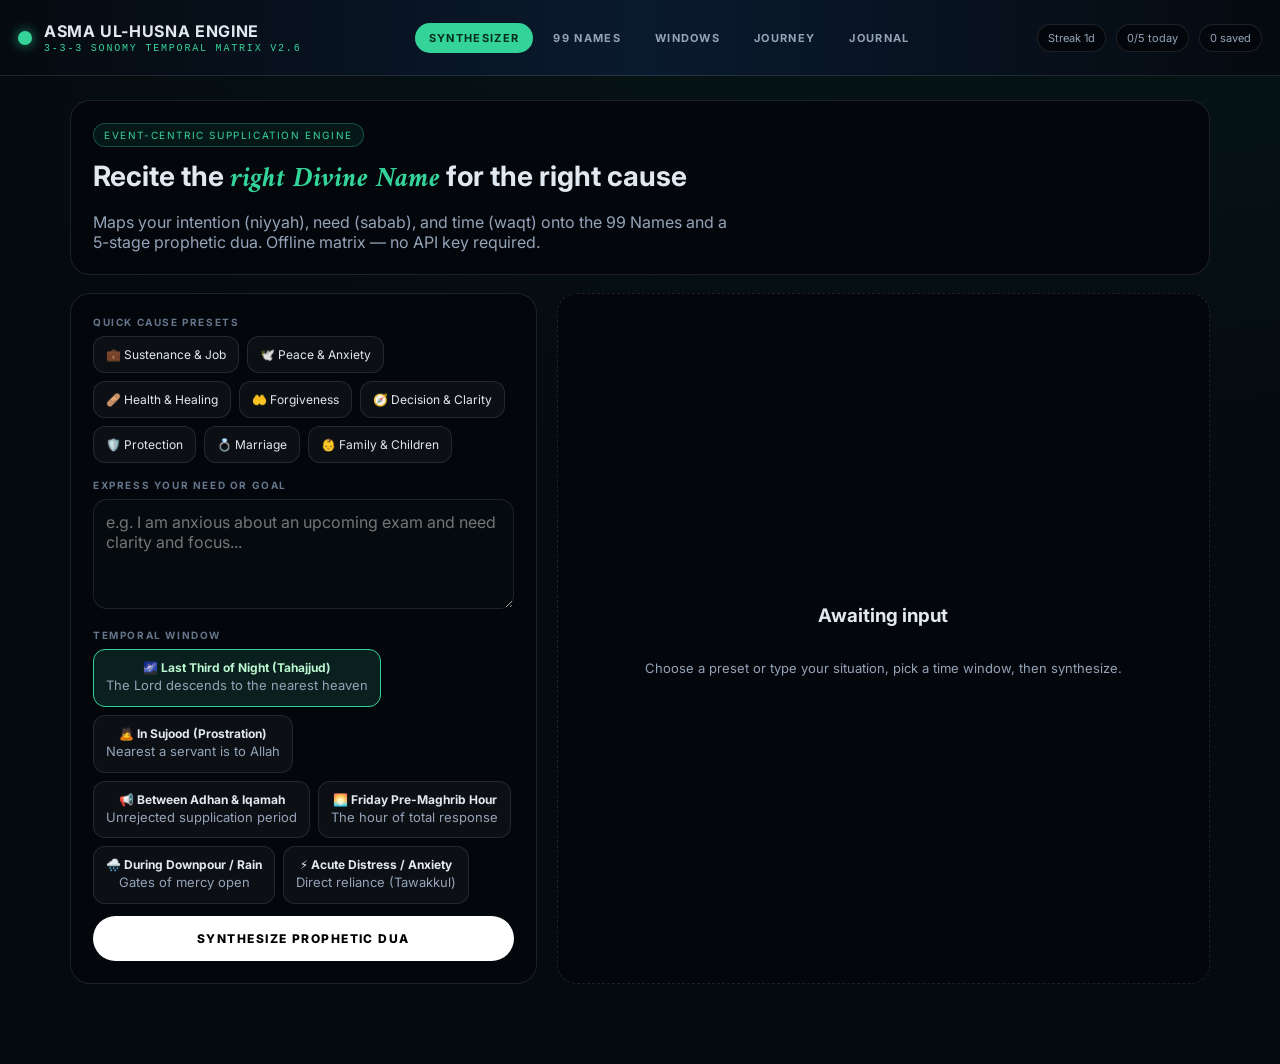
<file: asma/index.html>
<!doctype html>
<html lang="en">
<head>
  <meta charset="UTF-8" />
  <meta name="viewport" content="width=device-width, initial-scale=1, maximum-scale=1, viewport-fit=cover" />
  <title>Asma ul-Husna & Temporal Dua Engine</title>
  <link rel="preconnect" href="https://fonts.googleapis.com" />
  <link rel="preconnect" href="https://fonts.gstatic.com" crossorigin />
  <link href="https://fonts.googleapis.com/css2?family=Amiri:wght@400;700&family=Inter:wght@400;600;700;800&display=swap" rel="stylesheet" />
  <link rel="stylesheet" href="./styles.css?v=4" />
</head>
<body>
  <header class="top">
    <div class="brand">
      <div class="pulse"></div>
      <div>
        <h1>Asma ul-Husna Engine</h1>
        <p>3-3-3 Sonomy Temporal Matrix v2.6</p>
      </div>
    </div>
    <nav class="tabs" aria-label="Main">
      <button class="active" data-tab="synthesizer">Synthesizer</button>
      <button data-tab="matrix">99 Names</button>
      <button data-tab="temporal">Windows</button>
      <button data-tab="journey">Journey</button>
      <button data-tab="journal">Journal</button>
    </nav>
    <div class="stats">
      <span id="streak">Streak 1d</span>
      <span id="daily">0/5 today</span>
      <span id="savedCount">0 saved</span>
    </div>
  </header>

  <main class="app">
    <section data-view="synthesizer">
      <div class="hero">
        <div class="chip">Event-centric supplication engine</div>
        <h2>Recite the <em>right Divine Name</em> for the right cause</h2>
        <p>Maps your intention (niyyah), need (sabab), and time (waqt) onto the 99 Names and a 5-stage prophetic dua. Offline matrix — no API key required.</p>
      </div>
      <div class="grid">
        <div class="panel">
          <div class="label">Quick cause presets</div>
          <div class="presets" id="presets"></div>
          <div class="label" style="margin-top:16px">Express your need or goal</div>
          <textarea id="niyyah" placeholder="e.g. I am anxious about an upcoming exam and need clarity and focus..."></textarea>
          <div class="label" style="margin-top:16px">Temporal window</div>
          <div class="times" id="times"></div>
          <button class="primary" id="synthBtn">Synthesize prophetic dua</button>
        </div>
        <div id="duaOut" class="empty">
          <h3>Awaiting input</h3>
          <p class="meta">Choose a preset or type your situation, pick a time window, then synthesize.</p>
        </div>
      </div>
    </section>

    <section class="hidden" data-view="matrix">
      <div class="hero">
        <h2>The 99 Divine Names</h2>
        <p>Search by name, meaning, or root. Open any card for a sample tawassul dua.</p>
      </div>
      <div class="filters">
        <select id="nameCat" class="filter" aria-label="Category">
          <option value="All">All categories</option>
          <option value="Mercy">Mercy</option>
          <option value="Sustenance">Sustenance</option>
          <option value="Forgiveness">Forgiveness</option>
          <option value="Protection">Protection</option>
          <option value="Knowledge">Knowledge</option>
          <option value="Power">Power</option>
        </select>
        <input id="nameSearch" class="search" placeholder="Search name, meaning, root..." />
      </div>
      <div class="cards" id="nameGrid"></div>
    </section>

    <section class="hidden" data-view="temporal">
      <div class="hero">
        <h2>Temporal windows</h2>
        <p>Times and states the tradition associates with accepted dua.</p>
      </div>
      <div id="windowList"></div>
    </section>

    <section class="hidden" data-view="journey">
      <div class="hero">
        <div class="chip">99-name path</div>
        <h2>Walk the Names as a journey</h2>
        <p>Six stages through Mercy, Sustenance, Forgiveness, Protection, Knowledge and Power. Tap a name to open its dua. Recited names stay marked on this device.</p>
        <div class="progress-bar" aria-hidden="true"><i id="journeyBar"></i></div>
        <p class="meta" id="journeyMeta">0 / 99 names visited</p>
      </div>
      <div class="journey-list" id="journeyList"></div>
    </section>

    <section class="hidden" data-view="journal">
      <div class="hero">
        <h2>Journal & tasbeeh</h2>
        <p>Saved duas stay in this browser. Tap the circle for dhikr.</p>
      </div>
      <div class="panel">
        <div class="label">Tasbeeh — tap the circle. Layout stays fixed.</div>
        <div class="zikr-now" id="zikrNow" aria-live="polite">
          <div class="arabic" id="zikrAr">سُبْحَانَ اللَّهِ</div>
          <div class="meta" id="zikrEn">SubhanAllah</div>
        </div>
        <div class="counter">
          <button class="ghost" type="button" id="resetTasbeeh">Reset</button>
          <button class="big" type="button" id="tapTasbeeh" aria-label="Increment dhikr">0</button>
          <div class="meta">Target <span id="tasbeehTarget">33</span></div>
        </div>
        <div id="tasbeehVal" class="hidden">0</div>
      </div>
      <div id="journalList"></div>
    </section>
  </main>

  <div class="modal" id="modal"></div>
  <div class="toast" id="toast"></div>
  <noscript>
    <p style="padding:24px;color:#fbbf24">JavaScript is required for the Dua Engine.</p>
  </noscript>
  <script src="./data.js?v=4"></script>
  <script src="./app.js?v=4"></script>
</body>
</html>
</file>
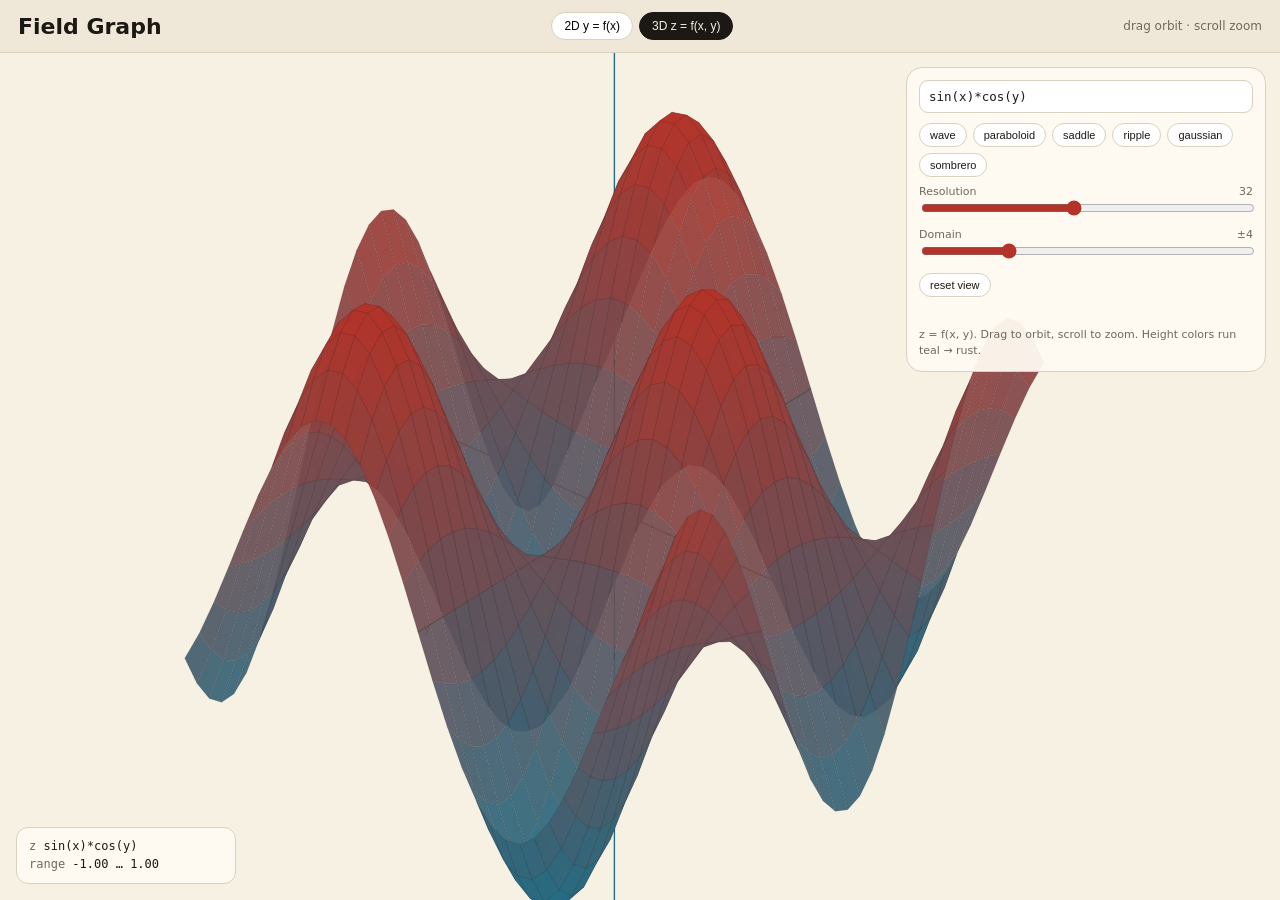
<file: field-graph/index.html>
<!doctype html>
<html lang="en">
<head>
  <meta charset="UTF-8" />
  <meta name="viewport" content="width=device-width, initial-scale=1" />
  <meta name="description" content="Interactive 2D and 3D function grapher with zoom, orbit, and live readouts." />
  <meta name="theme-color" content="#efe8d8" />
  <title>Field Graph</title>
  <style>
    * { box-sizing: border-box; }
    html, body { height: 100%; margin: 0; background: #efe8d8; color: #1c1914; font-family: ui-sans-serif, system-ui, sans-serif; }
    body { display: flex; flex-direction: column; min-height: 100vh; }
    header {
      flex: 0 0 auto; display: flex; align-items: center; justify-content: space-between;
      gap: 16px; padding: 12px 18px; border-bottom: 1px solid #d9d0bf;
    }
    h1 { margin: 0; font-size: 22px; font-weight: 600; }
    .meta { color: #6f685c; font-size: 12px; }
    .modes { display: flex; gap: 6px; }
    .modes button {
      border: 1px solid #d9d0bf; background: #fff; border-radius: 999px;
      padding: 6px 12px; cursor: pointer; font-size: 12px;
    }
    .modes button.on { background: #1c1914; color: #f7f1e4; border-color: #1c1914; }
    .stage { position: relative; flex: 1 1 auto; min-height: 70vh; }
    canvas { width: 100%; height: 100%; display: block; cursor: grab; touch-action: none; background: #f7f1e4; }
    canvas.drag { cursor: grabbing; }
    .readout {
      position: absolute; left: 16px; bottom: 16px; z-index: 2;
      font: 12px/1.45 ui-monospace, monospace; background: rgba(255,251,243,.94);
      border: 1px solid #d9d0bf; border-radius: 12px; padding: 10px 12px; min-width: 220px;
    }
    .readout .k { color: #6f685c; }
    .dock {
      position: absolute; top: 14px; right: 14px; z-index: 2;
      width: min(360px, calc(100vw - 24px)); background: rgba(255,251,243,.94);
      border: 1px solid #d9d0bf; border-radius: 16px; padding: 12px;
    }
    .fn input {
      width: 100%; border: 1px solid #d9d0bf; border-radius: 9px; background: #fff;
      padding: 8px 9px; font: 12.5px ui-monospace, monospace; color: #1c1914;
    }
    .fn input.bad { border-color: #9b2c22; background: #fff3f0; }
    .chips, .tools { display: flex; flex-wrap: wrap; gap: 6px; margin-top: 10px; }
    .chips button, .tools button {
      border: 1px solid #d9d0bf; background: #fff; color: #1c1914;
      border-radius: 999px; padding: 5px 10px; font-size: 11px; cursor: pointer;
    }
    .err { min-height: 16px; margin-top: 8px; color: #9b2c22; font: 11px/1.4 ui-monospace, monospace; }
    .hint { margin-top: 6px; color: #6f685c; font-size: 11px; line-height: 1.45; }
    label.row { display: flex; justify-content: space-between; font-size: 11px; margin-top: 8px; color: #6f685c; }
    input[type=range] { width: 100%; accent-color: #b43328; }
    @media (max-width: 760px) {
      .stage { min-height: 55vh; }
      .dock { position: static; width: auto; border-radius: 0; }
    }
  </style>
</head>
<body>
  <header>
    <h1>Field Graph</h1>
    <div class="modes">
      <button type="button" id="mode2">2D y = f(x)</button>
      <button type="button" id="mode3" class="on">3D z = f(x, y)</button>
    </div>
    <div class="meta" id="hintbar">drag orbit · scroll zoom</div>
  </header>
  <div class="stage" id="stage">
    <canvas id="g"></canvas>
    <div class="readout" id="out">Ready</div>
    <aside class="dock">
      <div class="fn"><input id="expr" spellcheck="false" value="sin(x)*cos(y)" /></div>
      <div class="chips" id="ex"></div>
      <label class="row"><span>Resolution</span><span id="resVal">32</span></label>
      <input id="res" type="range" min="12" max="56" value="32" />
      <label class="row"><span>Domain</span><span id="domVal">±4</span></label>
      <input id="dom" type="range" min="2" max="10" value="4" />
      <div class="tools">
        <button type="button" id="home">reset view</button>
      </div>
      <div class="err" id="err"></div>
      <div class="hint" id="help">z = f(x, y). Drag to orbit, scroll to zoom. Height colors run teal → rust.</div>
    </aside>
  </div>
  <script>
    (function () {
      const canvas = document.getElementById("g");
      const stage = document.getElementById("stage");
      const ctx = canvas.getContext("2d");
      const out = document.getElementById("out");
      const errEl = document.getElementById("err");
      const exprEl = document.getElementById("expr");
      const resEl = document.getElementById("res");
      const domEl = document.getElementById("dom");
      const view2 = { cx: 0, cy: 0, scale: 46 };
      const view3 = { yaw: 0.7, pitch: 0.55, zoom: 1, zScale: 1 };
      let mode = "3d";
      let cssW = 800, cssH = 500;
      let fn2 = null, fn3 = null;
      let mesh = [];
      let dragging = false, lx = 0, ly = 0;

      const EX2 = [
        ["sine", "sin(x)"],
        ["parabola", "0.12*x^2-2"],
        ["damped", "sin(3*x)*exp(-0.18*abs(x))"],
        ["rational", "x/(1+x^2)"]
      ];
      const EX3 = [
        ["wave", "sin(x)*cos(y)"],
        ["paraboloid", "0.15*(x^2+y^2)"],
        ["saddle", "0.18*(x^2-y^2)"],
        ["ripple", "sin(sqrt(x^2+y^2)*2)"],
        ["gaussian", "2*exp(-(x^2+y^2)/4)"],
        ["sombrero", "sin(sqrt(x^2+y^2)*3)/(sqrt(x^2+y^2)+0.35)"]
      ];
      const ALLOWED = /^(sin|cos|tan|asin|acos|atan|abs|sqrt|log|ln|exp|min|max|floor|ceil|round|pi|e|x|y)$/i;

      function preprocess(expr, vars) {
        var s = String(expr).trim().replace(/\s+/g, "");
        if (!s) throw new Error("empty expression");
        if (!/^[0-9A-Za-z+\-*/^().,]+$/.test(s)) throw new Error("unsupported characters");
        s = s.replace(/\^/g, "**");
        s = s.replace(/(\d)(x|y|pi|e|[A-Za-z]+)/gi, "$1*$2");
        s = s.replace(/(x|y|pi|e|\))(\(|x|y|pi|e|[A-Za-z])/gi, "$1*$2");
        s = s.replace(/([A-Za-z]+)/g, function (w) {
          if (!ALLOWED.test(w)) throw new Error("unknown name: " + w);
          if ((w.toLowerCase() === "y") && vars.indexOf("y") < 0) throw new Error("y is only valid in 3D");
          return w.toLowerCase();
        });
        return s;
      }

      function compile(expr, dim) {
        var src = preprocess(expr, dim === 3 ? ["x", "y"] : ["x"]);
        var raw = new Function(
          "X", "Y",
          "var sin=Math.sin,cos=Math.cos,tan=Math.tan,asin=Math.asin,acos=Math.acos,atan=Math.atan,abs=Math.abs,sqrt=Math.sqrt,log=Math.log,ln=Math.log,exp=Math.exp,min=Math.min,max=Math.max,floor=Math.floor,ceil=Math.ceil,round=Math.round,pi=Math.PI,e=Math.E,x=X,y=Y; return (" + src + ");"
        );
        raw(0.3, 0.2);
        return function (x, y) {
          try {
            var z = raw(x, y == null ? 0 : y);
            return typeof z === "number" && isFinite(z) ? z : NaN;
          } catch (e) { return NaN; }
        };
      }

      function rebuild() {
        errEl.textContent = "";
        exprEl.classList.remove("bad");
        try {
          if (mode === "3d") {
            fn3 = compile(exprEl.value, 3);
            buildMesh();
          } else {
            fn2 = compile(exprEl.value, 2);
          }
        } catch (e) {
          fn2 = fn3 = null;
          exprEl.classList.add("bad");
          errEl.textContent = e.message;
        }
        draw();
      }

      function buildMesh() {
        mesh = [];
        if (!fn3) return;
        var n = Number(resEl.value);
        var R = Number(domEl.value);
        var i, j, x, y, z, row;
        for (j = 0; j <= n; j++) {
          row = [];
          y = -R + (2 * R * j) / n;
          for (i = 0; i <= n; i++) {
            x = -R + (2 * R * i) / n;
            z = fn3(x, y);
            row.push({ x: x, y: y, z: isFinite(z) ? z : null });
          }
          mesh.push(row);
        }
      }

      function size() {
        var box = stage.getBoundingClientRect();
        cssW = Math.max(320, Math.floor(box.width || window.innerWidth));
        cssH = Math.max(280, Math.floor(box.height || window.innerHeight - 70));
        var dpr = Math.min(window.devicePixelRatio || 1, 2);
        canvas.width = Math.floor(cssW * dpr);
        canvas.height = Math.floor(cssH * dpr);
        canvas.style.width = cssW + "px";
        canvas.style.height = cssH + "px";
        ctx.setTransform(dpr, 0, 0, dpr, 0, 0);
        draw();
      }

      function project3(p) {
        var cy = Math.cos(view3.yaw), sy = Math.sin(view3.yaw);
        var cp = Math.cos(view3.pitch), sp = Math.sin(view3.pitch);
        var x = p.x * cy - p.y * sy;
        var z = p.x * sy + p.y * cy;
        var y = p.z * view3.zScale * cp - z * sp;
        var depth = p.z * view3.zScale * sp + z * cp;
        var s = Math.min(cssW, cssH) * 0.09 * view3.zoom;
        return {
          x: cssW * 0.48 + x * s,
          y: cssH * 0.54 - y * s,
          d: depth
        };
      }

      function lerpColor(t) {
        t = Math.max(0, Math.min(1, t));
        var a = [30, 109, 134], b = [180, 51, 40];
        var r = Math.round(a[0] + (b[0] - a[0]) * t);
        var g = Math.round(a[1] + (b[1] - a[1]) * t);
        var bl = Math.round(a[2] + (b[2] - a[2]) * t);
        return "rgb(" + r + "," + g + "," + bl + ")";
      }

      function draw3() {
        ctx.fillStyle = "#f7f1e4";
        ctx.fillRect(0, 0, cssW, cssH);
        var R = Number(domEl.value);
        var axes = [
          [{ x: -R, y: 0, z: 0 }, { x: R, y: 0, z: 0 }, "#8a4d1c", "x"],
          [{ x: 0, y: -R, z: 0 }, { x: 0, y: R, z: 0 }, "#2c7a48", "y"],
          [{ x: 0, y: 0, z: -R * 0.6 }, { x: 0, y: 0, z: R * 0.6 }, "#1e6d86", "z"]
        ];
        axes.forEach(function (ax) {
          var a = project3(ax[0]), b = project3(ax[1]);
          ctx.strokeStyle = ax[2];
          ctx.lineWidth = 1.4;
          ctx.beginPath(); ctx.moveTo(a.x, a.y); ctx.lineTo(b.x, b.y); ctx.stroke();
          ctx.fillStyle = ax[2];
          ctx.font = "12px ui-sans-serif, sans-serif";
          ctx.fillText(ax[3], b.x + 6, b.y);
        });
        if (!mesh.length) return;
        var zmin = Infinity, zmax = -Infinity, i, j, a, b, c, d, quads = [];
        for (j = 0; j < mesh.length; j++) {
          for (i = 0; i < mesh[j].length; i++) {
            if (mesh[j][i].z != null) {
              if (mesh[j][i].z < zmin) zmin = mesh[j][i].z;
              if (mesh[j][i].z > zmax) zmax = mesh[j][i].z;
            }
          }
        }
        if (!isFinite(zmin)) return;
        if (zmax === zmin) { zmax = zmin + 1; }
        view3.zScale = (2 * R) / Math.max(2, (zmax - zmin));
        for (j = 0; j < mesh.length - 1; j++) {
          for (i = 0; i < mesh[j].length - 1; i++) {
            a = mesh[j][i]; b = mesh[j][i + 1]; c = mesh[j + 1][i + 1]; d = mesh[j + 1][i];
            if (a.z == null || b.z == null || c.z == null || d.z == null) continue;
            var avg = (a.z + b.z + c.z + d.z) / 4;
            var pa = project3(a), pb = project3(b), pc = project3(c), pd = project3(d);
            quads.push({
              pts: [pa, pb, pc, pd],
              d: (pa.d + pb.d + pc.d + pd.d) / 4,
              t: (avg - zmin) / (zmax - zmin)
            });
          }
        }
        quads.sort(function (u, v) { return u.d - v.d; });
        quads.forEach(function (q) {
          ctx.beginPath();
          ctx.moveTo(q.pts[0].x, q.pts[0].y);
          ctx.lineTo(q.pts[1].x, q.pts[1].y);
          ctx.lineTo(q.pts[2].x, q.pts[2].y);
          ctx.lineTo(q.pts[3].x, q.pts[3].y);
          ctx.closePath();
          ctx.fillStyle = lerpColor(q.t);
          ctx.globalAlpha = 0.92;
          ctx.fill();
          ctx.globalAlpha = 1;
          ctx.strokeStyle = "rgba(28,25,20,.18)";
          ctx.lineWidth = 0.6;
          ctx.stroke();
        });
        out.innerHTML = '<div><span class="k">z</span> ' + exprEl.value +
          '</div><div><span class="k">range</span> ' + zmin.toFixed(2) + " … " + zmax.toFixed(2) + "</div>";
      }

      function tick(raw) {
        raw = Math.max(raw, 1e-6);
        var p = Math.pow(10, Math.floor(Math.log10(raw)));
        var f = raw / p;
        return (f < 1.5 ? 1 : f < 3.5 ? 2 : f < 7.5 ? 5 : 10) * p;
      }
      function toWorld(px, py) {
        return { x: view2.cx + (px - cssW / 2) / view2.scale, y: view2.cy - (py - cssH / 2) / view2.scale };
      }
      function toPx(x, y) {
        return { x: cssW / 2 + (x - view2.cx) * view2.scale, y: cssH / 2 - (y - view2.cy) * view2.scale };
      }
      function fmt(n) {
        if (!isFinite(n)) return "undefined";
        var a = Math.abs(n);
        if (a !== 0 && (a >= 1e4 || a < 1e-3)) return n.toExponential(3);
        return String(Math.round(n * 1000) / 1000);
      }

      function draw2() {
        ctx.fillStyle = "#f7f1e4";
        ctx.fillRect(0, 0, cssW, cssH);
        var step = tick(88 / view2.scale);
        var a = toWorld(0, 0), b = toWorld(cssW, cssH);
        var x0 = Math.floor(a.x / step) * step;
        var y0 = Math.floor(b.y / step) * step;
        ctx.font = "11px ui-monospace, monospace";
        ctx.textBaseline = "top";
        var x, y, p;
        for (x = x0; x <= b.x + step; x += step) {
          p = toPx(x, 0);
          ctx.strokeStyle = Math.abs(x) < step * 1e-9 ? "#1c1914" : "#e4dccb";
          ctx.beginPath(); ctx.moveTo(p.x, 0); ctx.lineTo(p.x, cssH); ctx.stroke();
        }
        for (y = y0; y <= a.y + step; y += step) {
          p = toPx(0, y);
          ctx.strokeStyle = Math.abs(y) < step * 1e-9 ? "#1c1914" : "#e4dccb";
          ctx.beginPath(); ctx.moveTo(0, p.y); ctx.lineTo(cssW, p.y); ctx.stroke();
        }
        if (!fn2) return;
        ctx.beginPath();
        ctx.strokeStyle = "#b43328";
        ctx.lineWidth = 2.1;
        var pen = false, prev = NaN;
        for (var i = 0; i <= cssW; i++) {
          var xv = toWorld(i, 0).x;
          var yv = fn2(xv);
          if (!isFinite(yv) || (isFinite(prev) && Math.abs(yv - prev) * view2.scale > cssH * 0.65)) {
            pen = false; prev = yv; continue;
          }
          p = toPx(xv, yv);
          if (!pen) { ctx.moveTo(p.x, p.y); pen = true; }
          else ctx.lineTo(p.x, p.y);
          prev = yv;
        }
        ctx.stroke();
        out.innerHTML = '<div><span class="k">y</span> ' + exprEl.value + "</div>";
      }

      function draw() {
        if (mode === "3d") draw3();
        else draw2();
      }

      function setMode(next) {
        mode = next;
        document.getElementById("mode2").classList.toggle("on", mode === "2d");
        document.getElementById("mode3").classList.toggle("on", mode === "3d");
        document.getElementById("hintbar").textContent = mode === "3d" ? "drag orbit · scroll zoom" : "scroll zoom · drag pan";
        document.getElementById("help").textContent = mode === "3d"
          ? "z = f(x, y). Drag to orbit, scroll to zoom. Height colors run teal → rust."
          : "y = f(x). Scroll to zoom, drag to pan.";
        fillExamples();
        if (mode === "3d" && exprEl.value.indexOf("y") < 0) exprEl.value = "sin(x)*cos(y)";
        if (mode === "2d" && exprEl.value.indexOf("y") >= 0) exprEl.value = "sin(x)";
        rebuild();
      }

      function fillExamples() {
        var box = document.getElementById("ex");
        box.innerHTML = "";
        (mode === "3d" ? EX3 : EX2).forEach(function (pair) {
          var b = document.createElement("button");
          b.type = "button";
          b.textContent = pair[0];
          b.onclick = function () { exprEl.value = pair[1]; rebuild(); };
          box.appendChild(b);
        });
      }

      exprEl.addEventListener("input", rebuild);
      resEl.addEventListener("input", function () {
        document.getElementById("resVal").textContent = resEl.value;
        if (mode === "3d") { buildMesh(); draw(); }
      });
      domEl.addEventListener("input", function () {
        document.getElementById("domVal").textContent = "±" + domEl.value;
        if (mode === "3d") { buildMesh(); draw(); }
      });
      document.getElementById("home").onclick = function () {
        view2.cx = 0; view2.cy = 0; view2.scale = 46;
        view3.yaw = 0.7; view3.pitch = 0.55; view3.zoom = 1;
        draw();
      };
      document.getElementById("mode2").onclick = function () { setMode("2d"); };
      document.getElementById("mode3").onclick = function () { setMode("3d"); };

      canvas.addEventListener("pointerdown", function (e) {
        dragging = true; lx = e.clientX; ly = e.clientY;
        canvas.classList.add("drag");
        canvas.setPointerCapture(e.pointerId);
      });
      canvas.addEventListener("pointerup", function () { dragging = false; canvas.classList.remove("drag"); });
      canvas.addEventListener("pointercancel", function () { dragging = false; canvas.classList.remove("drag"); });
      canvas.addEventListener("pointermove", function (e) {
        if (!dragging) {
          if (mode === "2d" && fn2) {
            var rect = canvas.getBoundingClientRect();
            var mx = e.clientX - rect.left;
            var wpt = toWorld(mx, 0);
            out.innerHTML = '<div><span class="k">x</span> ' + fmt(wpt.x) +
              '</div><div><span class="k">y</span> ' + fmt(fn2(wpt.x)) + "</div>";
          }
          return;
        }
        var dx = e.clientX - lx, dy = e.clientY - ly;
        lx = e.clientX; ly = e.clientY;
        if (mode === "3d") {
          view3.yaw += dx * 0.008;
          view3.pitch = Math.max(0.12, Math.min(1.35, view3.pitch + dy * 0.008));
        } else {
          view2.cx -= dx / view2.scale;
          view2.cy += dy / view2.scale;
        }
        draw();
      });
      canvas.addEventListener("wheel", function (e) {
        e.preventDefault();
        if (mode === "3d") {
          view3.zoom = Math.max(0.35, Math.min(3.2, view3.zoom * (e.deltaY < 0 ? 1.08 : 1 / 1.08)));
        } else {
          var rect = canvas.getBoundingClientRect();
          var mx = e.clientX - rect.left, my = e.clientY - rect.top;
          var before = toWorld(mx, my);
          view2.scale = Math.min(480, Math.max(6, view2.scale * (e.deltaY < 0 ? 1.12 : 1 / 1.12)));
          var after = toWorld(mx, my);
          view2.cx += before.x - after.x;
          view2.cy += before.y - after.y;
        }
        draw();
      }, { passive: false });

      window.addEventListener("resize", size);
      fillExamples();
      setMode("3d");
      size();
    })();
  </script>
</body>
</html>
</file>
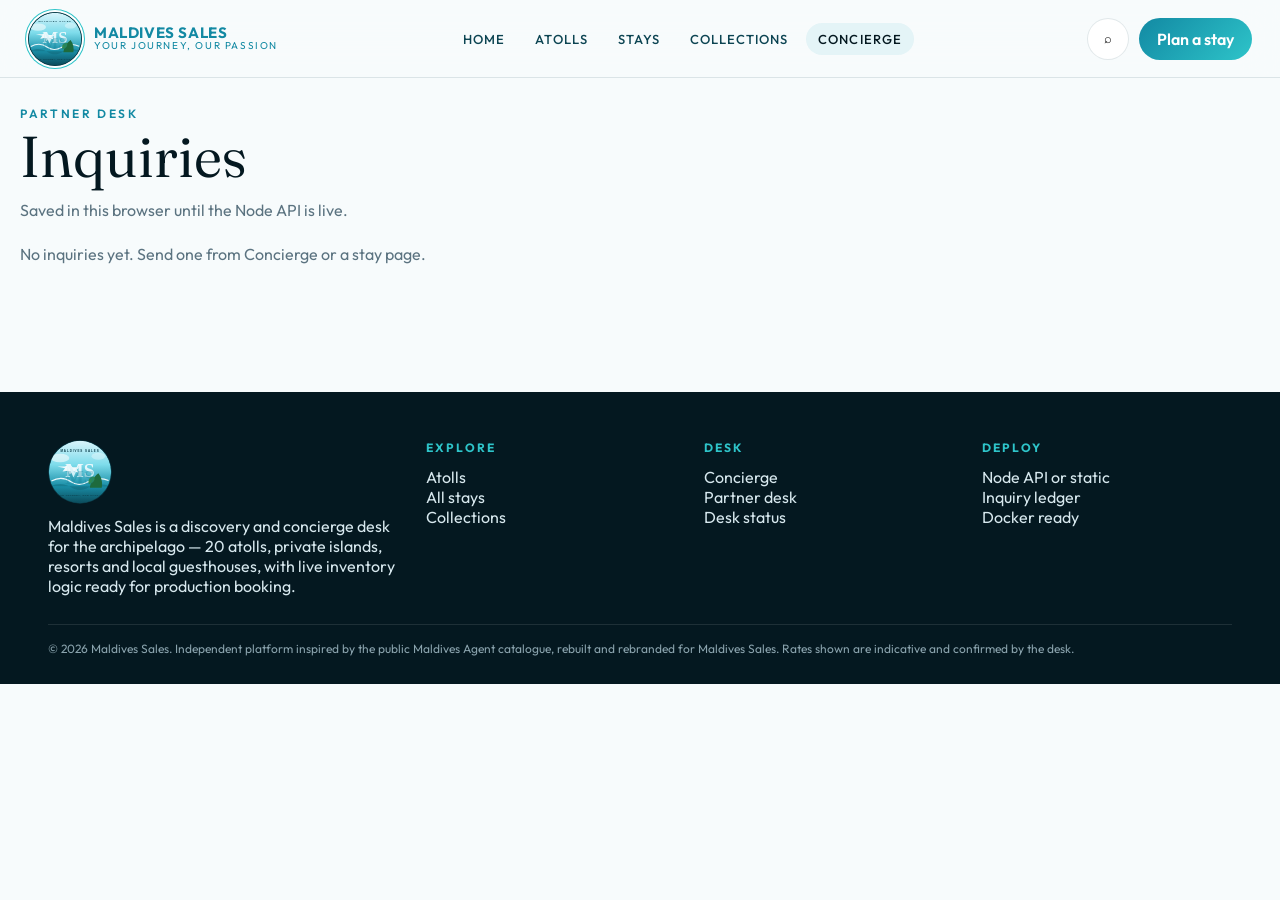
<file: admin.html>
<!DOCTYPE html>
<html lang="en">
<head>
  <meta charset="UTF-8">
  <meta name="viewport" content="width=device-width,initial-scale=1">
  <title>Partner desk — Maldives Sales</title>
  <link rel="icon" href="/assets/logo-mark.svg">
  <link rel="stylesheet" href="/css/app.css">
  <link href="https://fonts.googleapis.com/css2?family=Fraunces:opsz,wght@9..144,300;9..144,400&family=Outfit:wght@400;500;600&display=swap" rel="stylesheet">
</head>
<body>
  <header class="ms-header" id="site-header"></header>
  <main class="section" style="padding-top:28px">
    <div class="wrap">
      <p class="kicker" style="color:var(--tide)">Partner desk</p>
      <h1 style="font-family:var(--serif);font-weight:360;font-size:clamp(2.2rem,5vw,3.6rem)">Inquiries</h1>
      <p class="muted" style="margin:8px 0 24px">Saved in this browser until the Node API is live.</p>
      <div id="list" class="grid" style="grid-template-columns:1fr;gap:12px"></div>
    </div>
  </main>
  <footer class="ms-footer" id="site-footer"></footer>
  <script src="/js/catalog.js"></script>
  <script src="/js/app.js"></script>
  <script>
    MS.header('concierge'); MS.footer();
    const rows = MSCatalog.listInquiries();
    const el = document.getElementById('list');
    if (!rows.length) {
      el.innerHTML = '<p class="muted">No inquiries yet. Send one from Concierge or a stay page.</p>';
    } else {
      el.innerHTML = rows.map((r) => `
        <article class="card"><div class="card-body">
          <p class="kicker">${r.status || 'new'} · ${r.source || 'desk'}</p>
          <h3>${r.name || 'Guest'} — ${r.propertyName || 'General'}</h3>
          <p class="meta">${r.email || ''} · ${r.dates || ''} · ${new Date(r.created_at).toLocaleString()}</p>
          <p>${r.message || ''}</p>
        </div></article>`).join('');
    }
  </script>
</body>
</html>
</file>
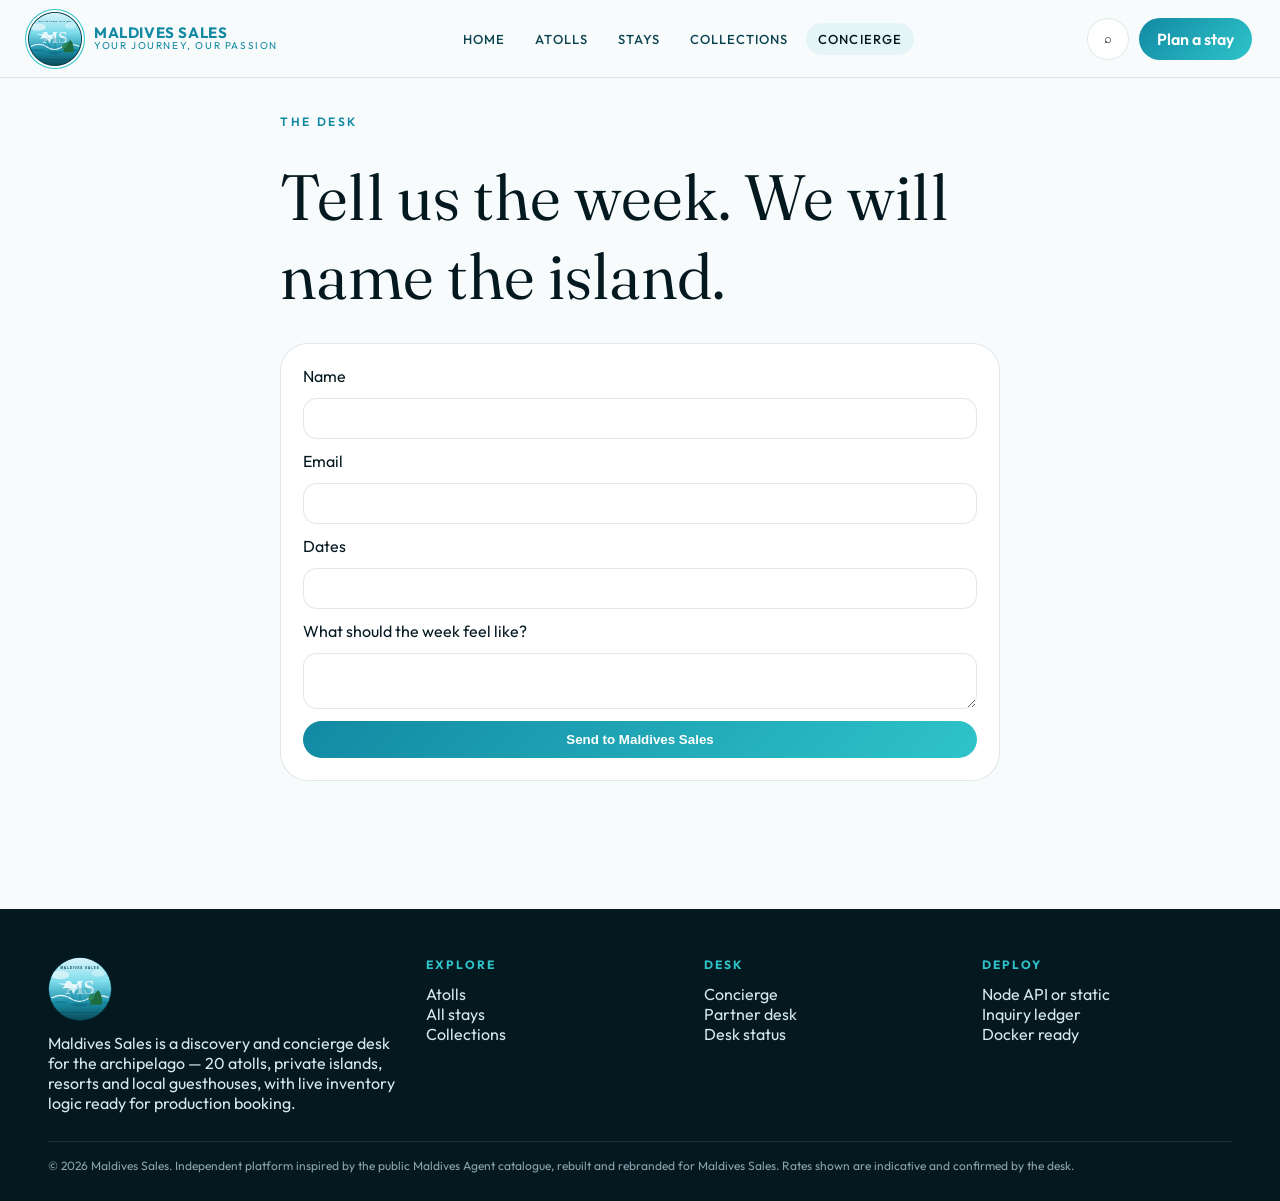
<file: concierge.html>
<!DOCTYPE html><html lang="en"><head><meta charset="UTF-8"><meta name="viewport" content="width=device-width,initial-scale=1"><title>Concierge — Maldives Sales</title><link rel="icon" href="/assets/logo-mark.svg"><link rel="stylesheet" href="/css/app.css"><link href="https://fonts.googleapis.com/css2?family=Fraunces:opsz,wght@9..144,300;9..144,400&family=Outfit:wght@400;500;600&display=swap" rel="stylesheet"></head><body><header class="ms-header" id="site-header"></header><main class="section" style="padding-top:36px"><div class="wrap" style="display:grid;gap:28px;max-width:720px"><p class="kicker" style="color:var(--tide)">The desk</p><h1 style="font-family:var(--serif);font-weight:360;font-size:clamp(2.4rem,6vw,4rem)">Tell us the week. We will name the island.</h1><form class="book-panel form" id="form"><label>Name</label><input name="name" required><label>Email</label><input name="email" type="email" required><label>Dates</label><input name="dates"><label>What should the week feel like?</label><textarea name="message"></textarea><button class="btn btn-primary" type="submit">Send to Maldives Sales</button><p id="ok" class="note" hidden></p></form></div></main><footer class="ms-footer" id="site-footer"></footer><script src="/js/catalog.js"></script><script src="/js/app.js"></script><script>MS.header('concierge');MS.footer();document.getElementById('form').addEventListener('submit',async e=>{e.preventDefault();const body=Object.fromEntries(new FormData(e.target).entries());body.source='concierge';const data=await MS.post('/api/inquiries',body);const ok=document.getElementById('ok');ok.hidden=false;ok.textContent=data.message||data.error;});</script></body></html>
</file>
<file: asma/styles.css>
:root {
  --bg: #050a0f;
  --panel: #03070c;
  --panel-2: #0a1a2f;
  --line: rgba(255, 255, 255, 0.1);
  --text: #e2e8f0;
  --muted: #94a3b8;
  --dim: #64748b;
  --emerald: #34d399;
  --amber: #fbbf24;
  --white: #fff;
}
* { box-sizing: border-box; }
html {
  margin: 0; min-height: 100%;
  -webkit-text-size-adjust: 100%;
  text-size-adjust: 100%;
}
html, body { background: var(--bg); color: var(--text); font-family: Inter, system-ui, sans-serif; }
body {
  margin: 0;
  background: radial-gradient(1200px 600px at 80% -10%, rgba(16, 185, 129, 0.08), transparent), var(--bg);
  overflow-x: hidden;
}
button, select, input, textarea { font: inherit; }
button, a {
  cursor: pointer;
  touch-action: manipulation;
  -webkit-tap-highlight-color: transparent;
}
input, select, textarea { font-size: 16px; }
.arabic { font-family: Amiri, serif; direction: rtl; line-height: 2.1; }
.app { max-width: 1180px; margin: 0 auto; padding: 0 20px 80px; }
header.top {
  position: sticky; top: 0; z-index: 30;
  display: flex; align-items: center; justify-content: space-between; gap: 16px;
  min-height: 76px; border-bottom: 1px solid var(--line);
  background: linear-gradient(90deg, #050a0f, #0a1a2f, #050a0f);
  backdrop-filter: blur(12px);
}
.brand { display: flex; align-items: center; gap: 12px; padding: 12px 0; }
.pulse { width: 14px; height: 14px; border-radius: 50%; background: var(--emerald); box-shadow: 0 0 12px rgba(52,211,153,.7); animation: pulse 2s infinite; }
@keyframes pulse { 50% { opacity: .45; } }
.brand h1 { margin: 0; font-size: 16px; letter-spacing: .04em; text-transform: uppercase; }
.brand p { margin: 2px 0 0; font-size: 10px; color: var(--emerald); letter-spacing: .18em; text-transform: uppercase; font-family: ui-monospace, monospace; }
nav.tabs { display: flex; gap: 6px; flex-wrap: wrap; }
nav.tabs button {
  border: 0; border-radius: 999px; padding: 8px 14px; color: var(--muted);
  background: transparent; font-size: 11px; font-weight: 700; letter-spacing: .12em; text-transform: uppercase;
}
nav.tabs button.active { background: var(--emerald); color: #052e1c; }
.stats { display: flex; gap: 10px; font-size: 11px; color: var(--muted); }
.stats span { background: #03070c; border: 1px solid var(--line); border-radius: 999px; padding: 6px 10px; }
.hero, .panel { background: var(--panel); border: 1px solid var(--line); border-radius: 20px; padding: 22px; }
.hero { margin: 24px 0 18px; position: relative; overflow: hidden; }
.hero h2 { margin: 8px 0 8px; font-size: 28px; }
.hero h2 em { color: var(--emerald); font-family: Amiri, serif; font-style: italic; }
.hero p { color: var(--muted); margin: 0; max-width: 640px; }
.chip { display: inline-flex; gap: 8px; align-items: center; font-size: 10px; letter-spacing: .16em; text-transform: uppercase; color: var(--emerald); border: 1px solid rgba(52,211,153,.3); background: rgba(52,211,153,.08); border-radius: 999px; padding: 5px 10px; }
.grid { display: grid; grid-template-columns: 5fr 7fr; gap: 20px; }
.label { font-size: 10px; letter-spacing: .16em; text-transform: uppercase; color: var(--dim); font-weight: 700; margin-bottom: 8px; }
.presets, .times { display: flex; flex-wrap: wrap; gap: 8px; }
.presets button, .times button, .ghost, .primary {
  border: 1px solid var(--line); background: rgba(255,255,255,.04); color: var(--text);
  border-radius: 12px; padding: 10px 12px; font-size: 12px;
}
.presets button.on, .times button.on { border-color: var(--emerald); background: rgba(52,211,153,.12); color: #bbf7d0; }
textarea {
  width: 100%; min-height: 110px; resize: vertical; background: #050a0f; color: var(--text);
  border: 1px solid var(--line); border-radius: 14px; padding: 12px; outline: none;
}
textarea:focus, input:focus, select:focus { border-color: var(--emerald); }
.primary { width: 100%; margin-top: 12px; background: #fff; color: #000; font-weight: 800; letter-spacing: .12em; text-transform: uppercase; border-radius: 999px; padding: 14px; }
.primary:disabled { opacity: .45; }
.empty, .dua {
  min-height: 420px; display: flex; flex-direction: column; justify-content: center;
  background: var(--panel); border: 1px dashed var(--line); border-radius: 20px; padding: 28px; text-align: center;
}
.dua { text-align: left; border-style: solid; gap: 14px; }
.names-row { display: flex; flex-wrap: wrap; gap: 8px; }
.names-row b { background: rgba(52,211,153,.1); border: 1px solid rgba(52,211,153,.25); color: #a7f3d0; border-radius: 999px; padding: 6px 10px; font-size: 12px; font-weight: 600; }
.dua-ar { font-size: 26px; color: #fde68a; text-align: right; }
.meta { color: var(--muted); font-size: 13px; line-height: 1.6; }
.actions { display: flex; flex-wrap: wrap; gap: 8px; }
.ghost { background: rgba(255,255,255,.05); }
.toast { position: fixed; bottom: 20px; left: 50%; transform: translateX(-50%); background: #0a1a2f; border: 1px solid rgba(52,211,153,.4); color: #fff; padding: 10px 16px; border-radius: 999px; z-index: 50; display: none; }
.toast.show { display: block; }
.filters { display: flex; gap: 10px; flex-wrap: wrap; margin: 8px 0 16px; }
input.search, select.filter {
  background: #050a0f; color: var(--text); border: 1px solid var(--line); border-radius: 12px; padding: 10px 12px; min-width: 220px;
}
.cards { display: grid; grid-template-columns: repeat(auto-fill, minmax(220px, 1fr)); gap: 12px; }
.card { background: var(--panel); border: 1px solid var(--line); border-radius: 16px; padding: 16px; cursor: pointer; }
.card:hover { border-color: rgba(52,211,153,.5); }
@media (hover: hover) and (pointer: fine) {
  .card:hover { transform: translateY(-2px); }
}
.card .row { display: flex; justify-content: space-between; font-size: 10px; color: var(--dim); }
.card h3 { margin: 6px 0 2px; font-size: 14px; }
.card .ar { font-size: 28px; color: var(--amber); text-align: center; margin: 10px 0; }
.card .en { color: var(--emerald); font-size: 12px; text-align: center; }
.card p { color: var(--muted); font-size: 12px; text-align: center; }
.window { background: var(--panel); border: 1px solid var(--line); border-radius: 16px; padding: 16px; margin-bottom: 12px; }
.window h3 { margin: 0 0 6px; }
.tag { font-size: 10px; color: var(--amber); letter-spacing: .08em; text-transform: uppercase; }
.modal { position: fixed; inset: 0; background: rgba(0,0,0,.78); display: none; align-items: center; justify-content: center; padding: 16px; z-index: 40; }
.modal.show { display: flex; }
.modal .box { width: min(560px, 100%); background: var(--panel); border: 1px solid var(--line); border-radius: 20px; padding: 24px; position: relative; }
.close { position: absolute; top: 12px; right: 12px; background: transparent; border: 0; color: var(--muted); font-size: 22px; }
.hidden { display: none !important; }
.counter {
  display: flex; align-items: center; justify-content: center; gap: 16px;
  margin: 16px 0; min-height: 112px; touch-action: manipulation;
}
.zikr-now {
  min-height: 56px; display: flex; flex-direction: column; align-items: center; justify-content: center;
  text-align: center; margin-top: 8px;
}
.zikr-now .arabic { font-size: 22px; color: var(--amber); line-height: 1.4; min-height: 32px; }
.zikr-now .meta { min-height: 20px; }
.big {
  width: 88px; height: 88px; min-width: 88px; min-height: 88px; flex: 0 0 88px;
  border-radius: 50%; border: 2px solid var(--emerald); background: transparent;
  color: var(--emerald); font-size: 28px; font-weight: 800;
  font-variant-numeric: tabular-nums;
  touch-action: manipulation;
  transform: none;
  user-select: none;
  -webkit-user-select: none;
}
.big:active, .big:focus { transform: none; outline: none; }
.saved { background: #050a0f; border: 1px solid var(--line); border-radius: 14px; padding: 14px; margin-top: 10px; }
.journey-list { display: flex; flex-direction: column; gap: 14px; }
.journey-stage { background: var(--panel); border: 1px solid var(--line); border-radius: 16px; padding: 16px; }
.journey-stage h3 { margin: 0 0 6px; font-size: 16px; }
.journey-pills { display: flex; flex-wrap: wrap; gap: 8px; margin-top: 10px; }
.journey-pills button {
  border: 1px solid var(--line); background: rgba(255,255,255,.04); color: var(--text);
  border-radius: 999px; padding: 8px 12px; font-size: 12px;
}
.journey-pills button.done { border-color: var(--emerald); background: rgba(52,211,153,.14); color: #bbf7d0; }
.progress-bar { height: 8px; background: rgba(255,255,255,.06); border-radius: 999px; overflow: hidden; margin: 12px 0; }
.progress-bar > i { display: block; height: 100%; width: 0; background: var(--emerald); }
header.top { padding: 8px 18px; }
@media (max-width: 1100px) {
  header.top { flex-wrap: wrap; }
  nav.tabs { order: 3; width: 100%; }
}
@media (max-width: 900px) {
  header.top {
    flex-direction: column; align-items: stretch;
    padding: calc(10px + env(safe-area-inset-top)) 12px 12px;
    position: sticky; top: 0;
  }
  .brand { padding: 4px 0; }
  .brand h1 { font-size: 14px; }
  nav.tabs {
    display: grid;
    grid-template-columns: repeat(5, minmax(0, 1fr));
    gap: 4px;
    width: 100%;
  }
  nav.tabs button { width: 100%; text-align: center; padding: 10px 2px; font-size: 9px; letter-spacing: .04em; }
  .stats { flex-wrap: wrap; }
  .grid { grid-template-columns: 1fr; }
  .hero { padding: 16px; margin: 16px 0 12px; }
  .hero h2 { font-size: 22px; }
  .empty, .dua { min-height: 240px; padding: 18px; }
  .dua-ar { font-size: 20px; }
  .app { padding: 0 12px calc(96px + env(safe-area-inset-bottom)); }
  input.search, select.filter { min-width: 0; width: 100%; flex: 1 1 100%; }
  .times button { width: 100%; text-align: left; }
  .toast { width: calc(100% - 24px); text-align: center; }
  .cards { grid-template-columns: repeat(auto-fill, minmax(160px, 1fr)); }
  .modal { padding: 10px; align-items: flex-end; }
  .modal .box { width: 100%; max-height: 88vh; overflow: auto; }
  .saved .arabic { font-size: 18px; overflow-wrap: anywhere; }
  .counter { gap: 10px; }
}
@media (max-width: 420px) {
  nav.tabs { grid-template-columns: repeat(5, minmax(0, 1fr)); }
  nav.tabs button { font-size: 8px; padding: 9px 1px; }
}
</file>
<file: css/app.css>
:root{--ink:#041820;--ocean:#0c4452;--tide:#1289a3;--lagoon:#2ec4c9;--lagoon-2:#7edceb;--foam:#eef8fb;--gold:#d4b483;--paper:#f7fbfc;--line:rgba(12,68,82,.12);--line-strong:rgba(12,68,82,.22);--shadow:0 18px 50px rgba(4,24,32,.16);--serif:"Fraunces",Georgia,serif;--sans:"Outfit",system-ui,sans-serif;--header:78px;--radius:22px}*{box-sizing:border-box;margin:0;padding:0}body{font-family:var(--sans);color:var(--ink);background:var(--paper)}img{max-width:100%;display:block}a{color:inherit;text-decoration:none}.ms-header{position:sticky;top:0;z-index:40;height:var(--header);display:flex;align-items:center;justify-content:space-between;padding:0 28px;gap:20px;background:rgba(247,251,252,.88);backdrop-filter:blur(18px);border-bottom:1px solid var(--line)}.ms-brand{display:flex;align-items:center;gap:12px}.ms-brand img{width:54px;height:54px;border-radius:50%;box-shadow:0 0 0 2px #fff,0 0 0 3px var(--lagoon);background:#0a3d4a}.ms-brand .word{display:flex;flex-direction:column;line-height:1.05}.ms-brand strong{font-size:15px;letter-spacing:.04em}.ms-brand span{font-size:10px;letter-spacing:.16em;text-transform:uppercase;color:var(--tide)}.ms-nav{display:flex;gap:6px}.ms-nav a{font-size:13px;font-weight:500;letter-spacing:.08em;text-transform:uppercase;padding:8px 12px;border-radius:999px;color:var(--ocean)}.ms-nav a.active,.ms-nav a:hover{background:#e4f4f7;color:var(--ink)}.ms-actions{display:flex;gap:10px;align-items:center}.btn{display:inline-flex;align-items:center;justify-content:center;border:0;border-radius:999px;padding:11px 18px;cursor:pointer;font-weight:600}.btn-primary{background:linear-gradient(135deg,var(--tide),var(--lagoon));color:#fff}.btn-ghost{background:transparent;color:var(--ocean);border:1px solid var(--line-strong)}.icon-btn{width:42px;height:42px;border-radius:50%;border:1px solid var(--line);background:#fff;cursor:pointer}.hamburger{display:none}.search-overlay{position:fixed;inset:0;z-index:60;display:none;background:rgba(4,24,32,.55)}.search-overlay.open{display:grid;place-items:start center;padding:12vh 20px}.search-box{width:min(760px,100%);background:#fff;border-radius:28px;padding:22px}.search-box input{width:100%;border:0;outline:0;font-size:28px;font-family:var(--serif);border-bottom:1px solid var(--line)}.search-hit{display:flex;gap:12px;align-items:center;padding:10px 8px}.hero{position:relative;min-height:calc(100svh - var(--header));display:grid;align-items:end;padding:40px 28px 56px;overflow:hidden;background:linear-gradient(180deg,#b9e4ef 0%,#1b8aa3 68%,#06232c 100%);color:#fff}.hero-media{position:absolute;inset:0;background-size:cover;background-position:center;opacity:.55;mix-blend-mode:multiply}.hero-orb{position:absolute;width:420px;height:420px;right:6%;top:12%;border-radius:50%;background:radial-gradient(circle at 30% 30%,#fff,#1289a3 62%,transparent 70%);opacity:.35}.hero-inner{position:relative;z-index:2;max-width:1240px;width:100%;margin:0 auto}.kicker{letter-spacing:.22em;text-transform:uppercase;font-size:12px;font-weight:600;color:var(--lagoon-2)}.hero h1{font-family:var(--serif);font-weight:340;font-size:clamp(3.2rem,8vw,7.2rem);line-height:.92;letter-spacing:-.04em;max-width:14ch;margin:14px 0 18px}.hero p.lede{max-width:42ch;font-size:18px;color:rgba(255,255,255,.86);margin-bottom:28px}.hero-row{display:flex;flex-wrap:wrap;gap:12px}.hero-stats{display:grid;grid-template-columns:repeat(4,minmax(0,1fr));gap:10px;margin-top:48px;max-width:820px}.hero-stat{background:rgba(255,255,255,.1);border:1px solid rgba(255,255,255,.16);border-radius:18px;padding:16px 18px}.hero-stat b{display:block;font-family:var(--serif);font-size:28px;font-weight:400}.hero-stat span{font-size:11px;letter-spacing:.14em;text-transform:uppercase;opacity:.75}.wrap{width:min(1240px,calc(100% - 40px));margin:0 auto}.section{padding:88px 0}.section-head{display:flex;justify-content:space-between;gap:24px;align-items:end;margin-bottom:32px}.section-head h2{font-family:var(--serif);font-weight:360;font-size:clamp(2rem,4vw,3.4rem);letter-spacing:-.03em}.muted{color:#5b7380}.grid{display:grid;gap:18px}.grid-3{grid-template-columns:repeat(3,1fr)}.grid-4{grid-template-columns:repeat(4,1fr)}.card{background:#fff;border:1px solid var(--line);border-radius:var(--radius);overflow:hidden}.card-media{aspect-ratio:4/3;background:linear-gradient(145deg,#8fd3e0,#0c4452);position:relative}.card-media img{width:100%;height:100%;object-fit:cover}.badge{position:absolute;top:12px;left:12px;background:rgba(4,24,32,.72);color:#fff;font-size:10px;letter-spacing:.14em;text-transform:uppercase;padding:6px 10px;border-radius:999px}.card-body{padding:16px}.card-body h3{font-size:18px}.meta{color:#5b7380;font-size:13px;margin:4px 0 10px}.price{font-family:var(--serif);font-size:20px}.price em{font-style:normal;font-size:13px;color:#5b7380;font-family:var(--sans)}.atoll-card{min-height:240px;position:relative;color:#fff}.atoll-card .card-body{position:absolute;inset:auto 0 0;background:linear-gradient(transparent,rgba(4,24,32,.82));color:#fff}.filters{display:flex;flex-wrap:wrap;gap:8px;padding:16px 0}.filters select,.filters input{border:1px solid var(--line);background:#fff;border-radius:999px;padding:10px 14px}.book-panel{background:#fff;border:1px solid var(--line);border-radius:28px;padding:22px}.book-panel .rate{font-family:var(--serif);font-size:42px}.form{display:grid;gap:12px}.form input,.form textarea,.form select{width:100%;border:1px solid var(--line);border-radius:14px;padding:12px 14px}.note{background:#e8f7ee;color:#1c5c38;padding:12px 14px;border-radius:14px}.ms-footer{margin-top:40px;background:var(--ink);color:#d7e8ee;padding:48px 28px 28px}.ms-footer .wrap{display:grid;grid-template-columns:1.4fr 1fr 1fr 1fr;gap:28px}.ms-footer img{width:64px;height:64px;border-radius:50%}.ms-footer h4{font-size:12px;letter-spacing:.16em;text-transform:uppercase;color:var(--lagoon);margin-bottom:12px}.legal{grid-column:1/-1;border-top:1px solid rgba(255,255,255,.1);padding-top:16px;font-size:12px;color:#8aa3ad}@media(max-width:980px){.grid-3,.grid-4,.ms-footer .wrap{grid-template-columns:1fr 1fr}.ms-nav{display:none}.ms-nav.open{display:flex;position:absolute;top:var(--header);left:0;right:0;background:#fff;flex-direction:column;padding:12px}.hamburger{display:grid}.hero-stats{grid-template-columns:1fr 1fr}}@media(max-width:640px){.grid-3,.grid-4,.ms-footer .wrap,.hero-stats{grid-template-columns:1fr}}
</file>
